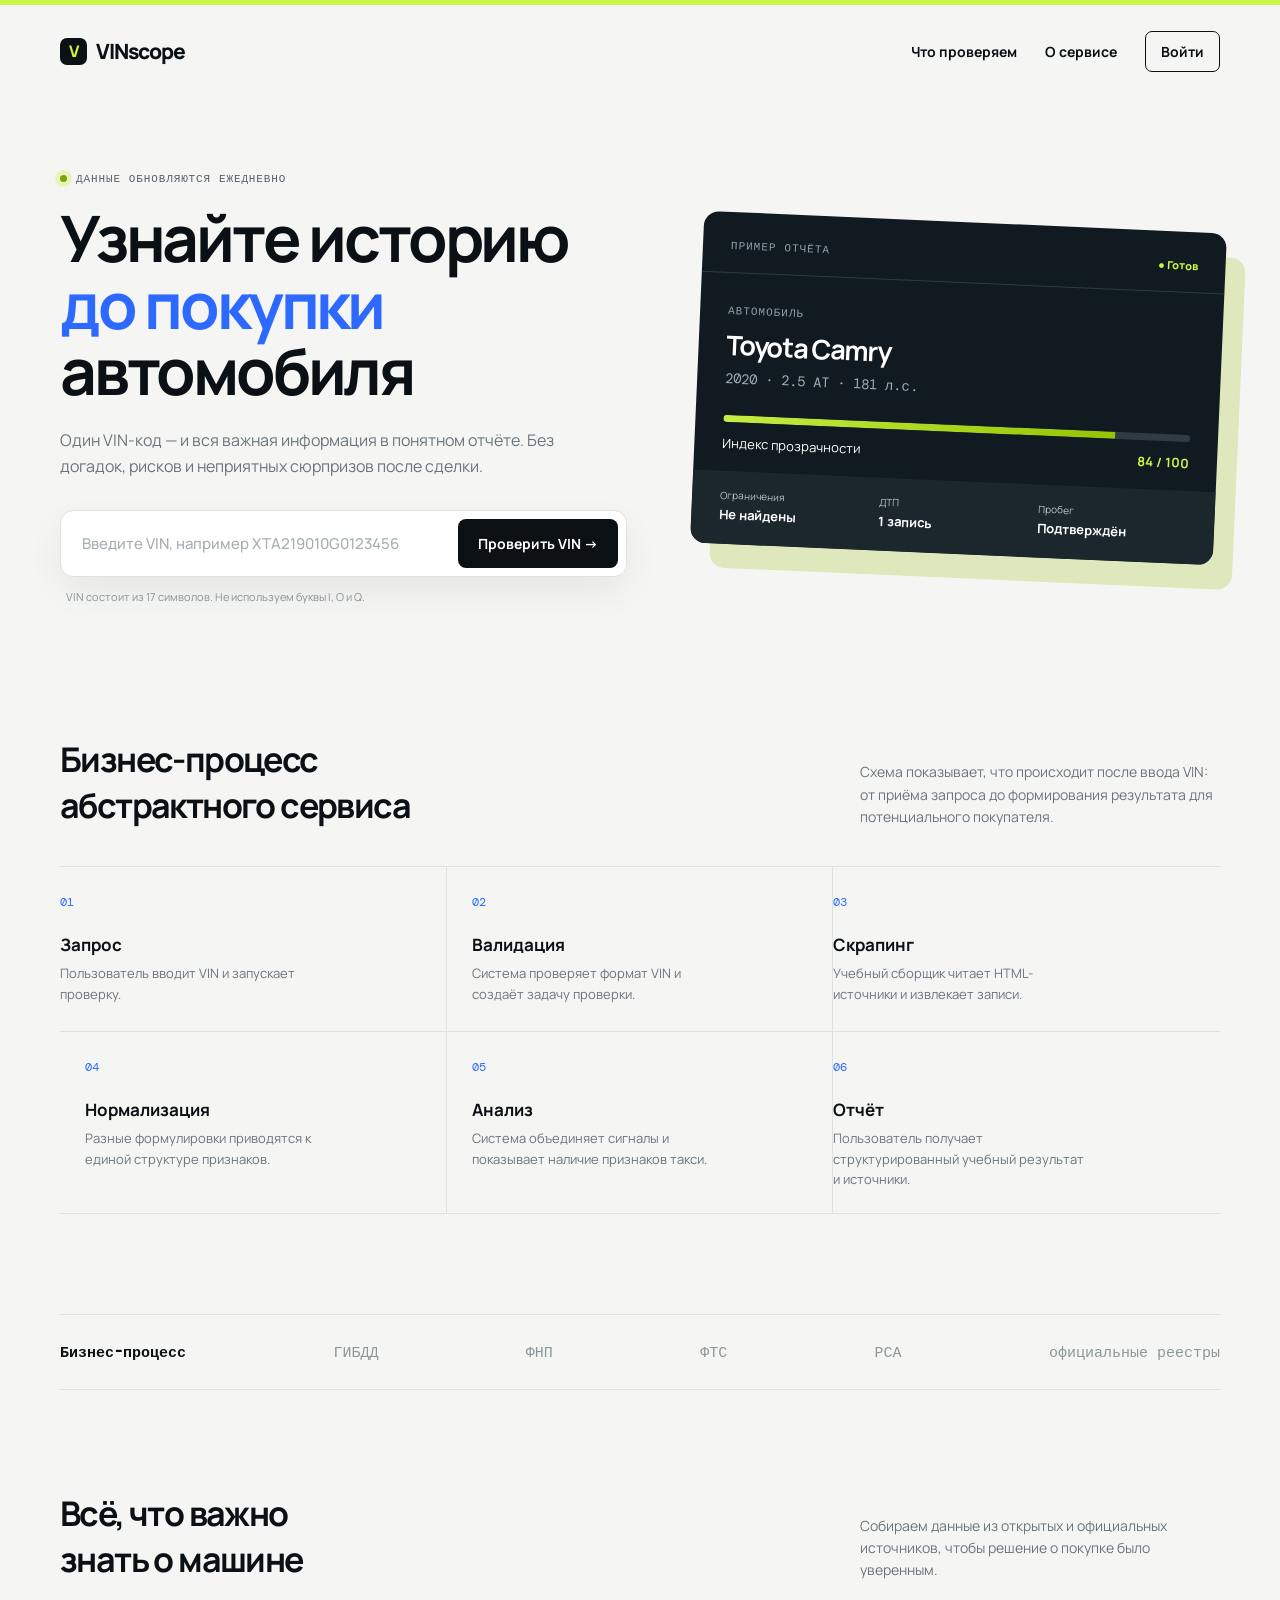
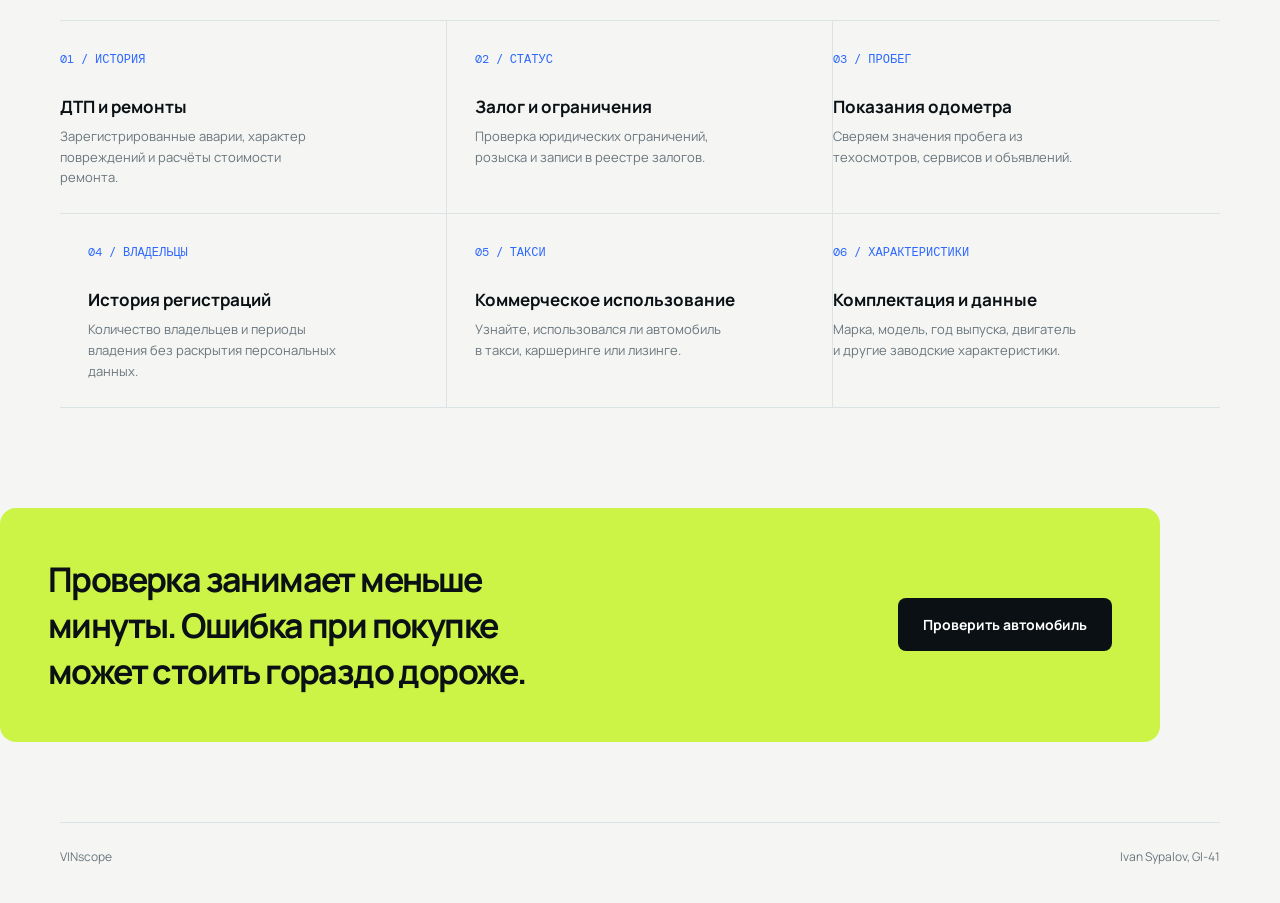
<file: index.html>
<!doctype html>
<html lang="ru">
<head>
  <meta charset="UTF-8" />
  <meta name="viewport" content="width=device-width, initial-scale=1.0" />
  <meta name="description" content="Проверка истории автомобиля по VIN-коду" />
  <title>VINscope - проверка автомобиля</title>
  <link rel="preconnect" href="https://fonts.googleapis.com">
  <link rel="preconnect" href="https://fonts.gstatic.com" crossorigin>
  <link href="https://fonts.googleapis.com/css2?family=DM+Mono:wght@400;500&family=Manrope:wght@400;500;600;700;800&display=swap" rel="stylesheet">
  <link rel="stylesheet" href="style.css" />
</head>
<body>
  <div class="topline"></div>
  <header class="wrap">
    <div class="logo"><span class="logo-mark">V</span>VINscope</div>
    <nav><a href="#what">Что проверяем</a><a href="#about">О сервисе</a><a class="login" href="#check">Войти</a></nav>
  </header>
  <main>
    <section class="wrap hero" id="check">
      <div>
        <div class="eyebrow"><span class="dot"></span>данные обновляются ежедневно</div>
        <h1>Узнайте историю <em>до покупки</em> автомобиля</h1>
        <p class="sub">Один VIN-код — и вся важная информация в понятном отчёте. Без догадок, рисков и неприятных сюрпризов после сделки.</p>
        <div class="search-box">
          <form id="vin-form" novalidate>
            <input id="vin" maxlength="17" autocomplete="off" placeholder="Введите VIN, например XTA219010G0123456" aria-label="VIN-код автомобиля" />
            <button type="submit">Проверить VIN →</button>
          </form>
        </div>
        <p class="hint">VIN состоит из 17 символов. Не используем буквы I, O и Q.</p>
        <div class="result" id="result" role="status"></div>
      </div>
      <aside class="card" aria-label="Пример отчёта">
        <div class="card-top"><span class="tiny">Пример отчёта</span><span class="status">● Готов</span></div>
        <div class="car"><span class="tiny">Автомобиль</span><h3 class="car-name">Toyota Camry</h3><span class="plate">2020 · 2.5 AT · 181 л.с.</span><div class="meter"><span></span></div><div class="risk"><span>Индекс прозрачности</span><b>84 / 100</b></div></div>
        <div class="checks"><span>Ограничения<strong>Не найдены</strong></span><span>ДТП<strong>1 запись</strong></span><span>Пробег<strong>Подтверждён</strong></span></div>
      </aside>
    </section>
    <section class="wrap report" id="report" aria-live="polite" hidden>
      <div class="report-head">
        <div><span class="eyebrow"><span class="dot"></span>отчёт</span><h2 id="report-title"></h2><p id="report-subtitle"></p></div>
        <div class="score"><span>Индекс прозрачности</span><strong id="report-score"></strong><small id="report-risk"></small></div>
      </div>
      <p class="report-meta" id="report-meta"></p>
      <div class="report-groups" id="report-groups"></div>
      <div class="scrape-panel" id="scrape-panel">
        <div>
          <span class="eyebrow"><span class="dot"></span>scraping</span>
          <h3>Проверить локальные источники</h3>
          <p>Скрапер последовательно читает три HTML-страницы, находит строки по VIN, нормализует результаты и выделяет признаки коммерческого использования.</p>
        </div>
        <button id="scrape-button" type="button">Запустить скрапинг →</button>
      </div>
      <div class="scrape-result" id="scrape-result" hidden></div>
    </section>
    <section class="wrap section process" id="process">
      <div class="section-head"><h2>Бизнес-процесс<br>абстрактного сервиса</h2><p>Схема показывает, что происходит после ввода VIN: от приёма запроса до формирования результата для потенциального покупателя.</p></div>
      <div class="process-grid">
        <article><span>01</span><h3>Запрос</h3><p>Пользователь вводит VIN и запускает проверку.</p></article>
        <article><span>02</span><h3>Валидация</h3><p>Система проверяет формат VIN и создаёт задачу проверки.</p></article>
        <article><span>03</span><h3>Скрапинг</h3><p>Учебный сборщик читает HTML-источники и извлекает записи.</p></article>
        <article><span>04</span><h3>Нормализация</h3><p>Разные формулировки приводятся к единой структуре признаков.</p></article>
        <article><span>05</span><h3>Анализ</h3><p>Система объединяет сигналы и показывает наличие признаков такси.</p></article>
        <article><span>06</span><h3>Отчёт</h3><p>Пользователь получает структурированный учебный результат и источники.</p></article>
      </div>
    </section>
    <div class="wrap brands"><a href="#process">Бизнес-процесс</a><span>ГИБДД</span><span>ФНП</span><span>ФТС</span><span>РСА</span><span>официальные реестры</span></div>
    <section class="wrap section" id="what">
      <div class="section-head"><h2>Всё, что важно<br>знать о машине</h2><p>Собираем данные из открытых и официальных источников, чтобы решение о покупке было уверенным.</p></div>
      <div class="features">
        <article class="feature"><span class="num">01 / ИСТОРИЯ</span><h3>ДТП и ремонты</h3><p>Зарегистрированные аварии, характер повреждений и расчёты стоимости ремонта.</p></article>
        <article class="feature"><span class="num">02 / СТАТУС</span><h3>Залог и ограничения</h3><p>Проверка юридических ограничений, розыска и записи в реестре залогов.</p></article>
        <article class="feature"><span class="num">03 / ПРОБЕГ</span><h3>Показания одометра</h3><p>Сверяем значения пробега из техосмотров, сервисов и объявлений.</p></article>
        <article class="feature"><span class="num">04 / ВЛАДЕЛЬЦЫ</span><h3>История регистраций</h3><p>Количество владельцев и периоды владения без раскрытия персональных данных.</p></article>
        <article class="feature"><span class="num">05 / ТАКСИ</span><h3>Коммерческое использование</h3><p>Узнайте, использовался ли автомобиль в такси, каршеринге или лизинге.</p></article>
        <article class="feature"><span class="num">06 / ХАРАКТЕРИСТИКИ</span><h3>Комплектация и данные</h3><p>Марка, модель, год выпуска, двигатель и другие заводские характеристики.</p></article>
      </div>
    </section>
    <section class="wrap cta" id="about"><h2>Проверка занимает меньше минуты. Ошибка при покупке может стоить гораздо дороже.</h2><button onclick="document.getElementById('vin').focus()">Проверить автомобиль</button></section>
  </main>
  <footer class="wrap"><span>VINscope</span><span>Ivan Sypalov, GI-41</span></footer>
  <script>
    const form = document.getElementById('vin-form');
    const vin = document.getElementById('vin');
    const result = document.getElementById('result');
    const report = document.getElementById('report');
    const submit = form.querySelector('button');
    const scrapeButton = document.getElementById('scrape-button');
    const scrapeResult = document.getElementById('scrape-result');
    let currentVin = '';
    vin.addEventListener('input', () => { vin.value = vin.value.toUpperCase().replace(/[^A-Z0-9]/g, ''); result.style.display = 'none'; });
    const safe = text => String(text ?? '').replace(/[&<>'"]/g, char => ({ '&':'&amp;', '<':'&lt;', '>':'&gt;', "'":'&#39;', '"':'&quot;' }[char]));
    function renderReport(data) {
      currentVin = data.vehicle.vin;
      document.getElementById('report-title').textContent = data.vehicle.title;
      document.getElementById('report-subtitle').textContent = `${data.vehicle.subtitle} · ${data.vehicle.color}`;
      document.getElementById('report-score').textContent = `${data.vehicle.riskScore} / 100`;
      document.getElementById('report-risk').textContent = data.vehicle.riskLabel;
      document.getElementById('report-meta').textContent = `VIN: ${data.vehicle.vin} · Дата обновления базы: ${data.vehicle.updatedAt}`;
      document.getElementById('report-groups').innerHTML = data.groups.map(group => `
        <section class="report-group"><h3>${safe(group.title)}</h3><div class="report-items">
          ${group.items.map(item => `<article class="report-item ${safe(item.state)}"><span class="item-state"></span><div><h4>${safe(item.label)}</h4><b>${safe(item.value)}</b>${item.details ? `<p>${safe(item.details)}</p>` : ''}</div></article>`).join('')}
        </div></section>`).join('');
      report.hidden = false;
      report.scrollIntoView({ behavior: 'smooth', block: 'start' });
    }
    scrapeButton.addEventListener('click', async () => {
      if (!currentVin) return;
      scrapeButton.disabled = true;
      scrapeButton.textContent = 'Скрапим источники…';
      scrapeResult.hidden = false;
      scrapeResult.innerHTML = '<div class="scrape-loading">Шаги: получение HTML → поиск VIN → нормализация → выделение сигналов…</div>';
      try {
        const response = await fetch(`scrape-api.php?vin=${encodeURIComponent(currentVin)}`);
        const payload = await response.json();
        if (!response.ok || !payload.ok) throw new Error(payload.message || 'Скрапинг не выполнен.');
        const data = payload.data;
        scrapeResult.innerHTML = `
          <div class="scrape-summary"><div><span>Источников</span><b>${data.sourcesChecked}</b></div><div><span>Найдено записей</span><b>${data.recordsFound}</b></div><div><span>Признак такси</span><b>${safe(data.taxiLabel)}</b></div></div>
          <div class="scrape-sources">${data.sources.map(item => `<article><small>${safe(item.source)}</small><strong>${safe(item.value)}</strong></article>`).join('')}</div>
          <div class="scrape-note"><b>Сигналы:</b> ${data.signals.length ? data.signals.map(safe).join(' · ') : 'явных сигналов коммерческого использования не найдено'}</div>`;
      } catch (error) {
        scrapeResult.innerHTML = `<div class="result error" style="display:block">${safe(error.message)}</div>`;
      } finally {
        scrapeButton.disabled = false;
        scrapeButton.textContent = 'Запустить скрапинг →';
      }
    });

    form.addEventListener('submit', async event => {
      event.preventDefault();
      const value = vin.value.trim();
      const valid = /^[A-HJ-NPR-Z0-9]{17}$/.test(value);
      if (!valid) {
        result.className = 'result error';
        result.textContent = 'Введите корректный VIN: 17 символов, латинские буквы и цифры (I, O и Q не используются).';
        result.style.display = 'block';
        return;
      }
      submit.disabled = true;
      submit.textContent = 'Ищем в базе…';
      result.className = 'result';
      result.textContent = 'Выполняем поиск по базе данных…';
      result.style.display = 'block';
      try {
        const response = await fetch(`api.php?vin=${encodeURIComponent(value)}`);
        const data = await response.json();
        if (!response.ok || !data.ok) throw new Error(data.message || 'Не удалось получить отчёт.');
        result.style.display = 'none';
        renderReport(data);
      } catch (error) {
        result.className = 'result error';
        result.textContent = error.message || 'Ошибка соединения с сервером.';
      } finally {
        submit.disabled = false;
        submit.textContent = 'Проверить VIN →';
      }
    });
  </script>
</body>
</html>
</file>
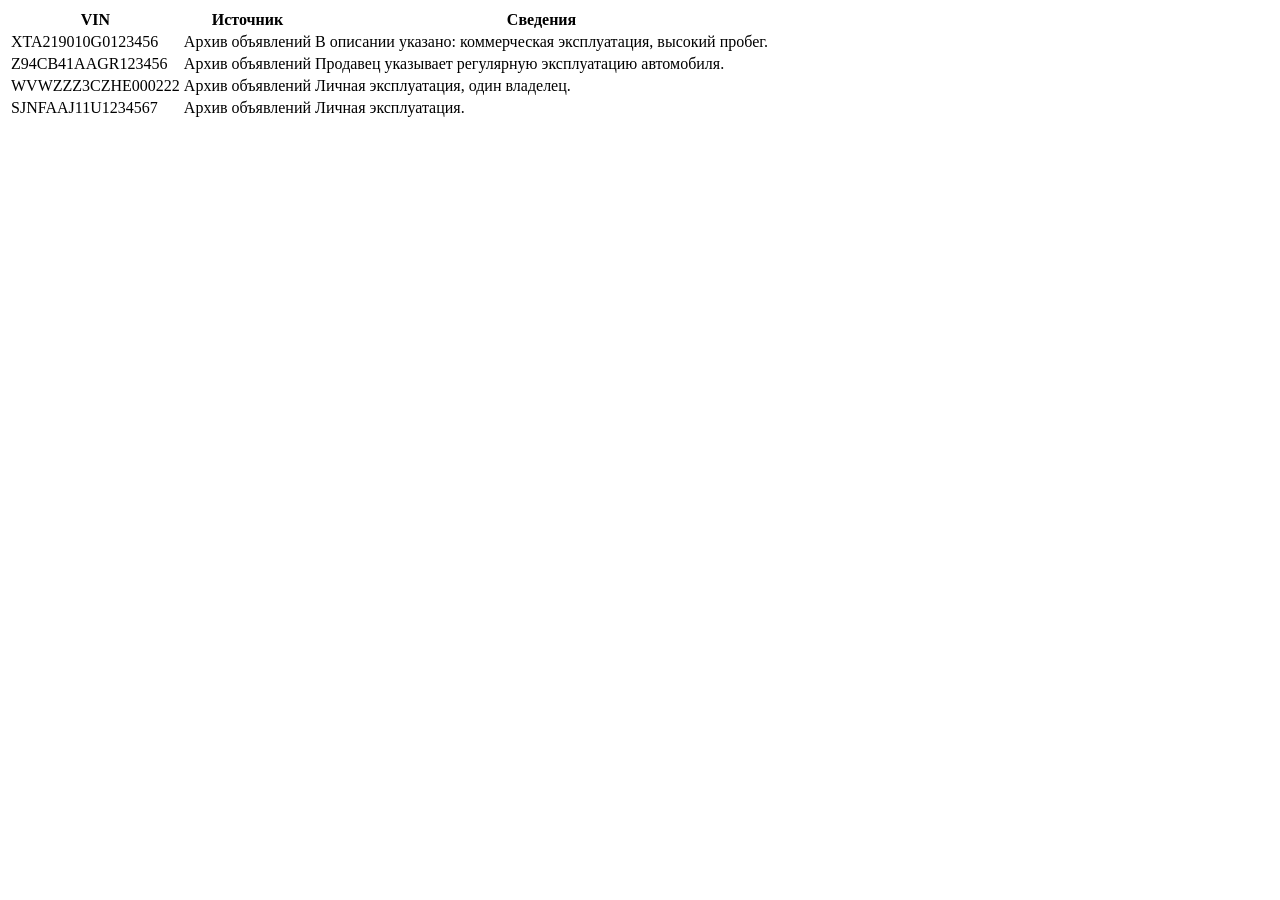
<file: sources/ads_archive.html>
<!doctype html><html lang="ru"><head><meta charset="utf-8"><title>Архив объявлений</title></head><body>
<table data-source="ads"><thead><tr><th>VIN</th><th>Источник</th><th>Сведения</th></tr></thead><tbody>
<tr><td>XTA219010G0123456</td><td>Архив объявлений</td><td>В описании указано: коммерческая эксплуатация, высокий пробег.</td></tr>
<tr><td>Z94CB41AAGR123456</td><td>Архив объявлений</td><td>Продавец указывает регулярную эксплуатацию автомобиля.</td></tr>
<tr><td>WVWZZZ3CZHE000222</td><td>Архив объявлений</td><td>Личная эксплуатация, один владелец.</td></tr>
<tr><td>SJNFAAJ11U1234567</td><td>Архив объявлений</td><td>Личная эксплуатация.</td></tr>
</tbody></table></body></html>
</file>
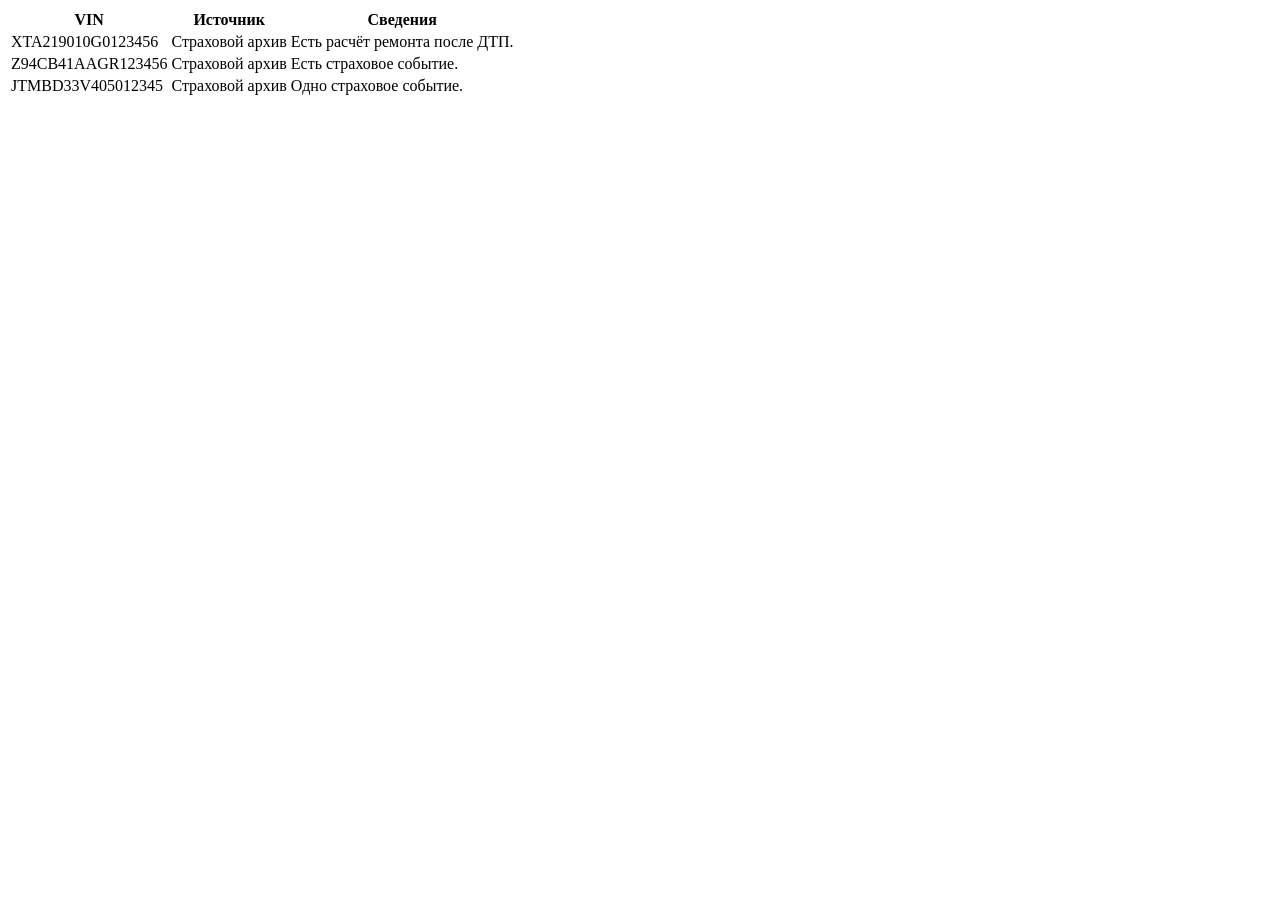
<file: sources/insurance_demo.html>
<!doctype html><html lang="ru"><head><meta charset="utf-8"><title>Источник страховых событий</title></head><body>
<table data-source="insurance"><thead><tr><th>VIN</th><th>Источник</th><th>Сведения</th></tr></thead><tbody>
<tr><td>XTA219010G0123456</td><td>Страховой архив</td><td>Есть расчёт ремонта после ДТП.</td></tr>
<tr><td>Z94CB41AAGR123456</td><td>Страховой архив</td><td>Есть страховое событие.</td></tr>
<tr><td>JTMBD33V405012345</td><td>Страховой архив</td><td>Одно страховое событие.</td></tr>
</tbody></table></body></html>
</file>
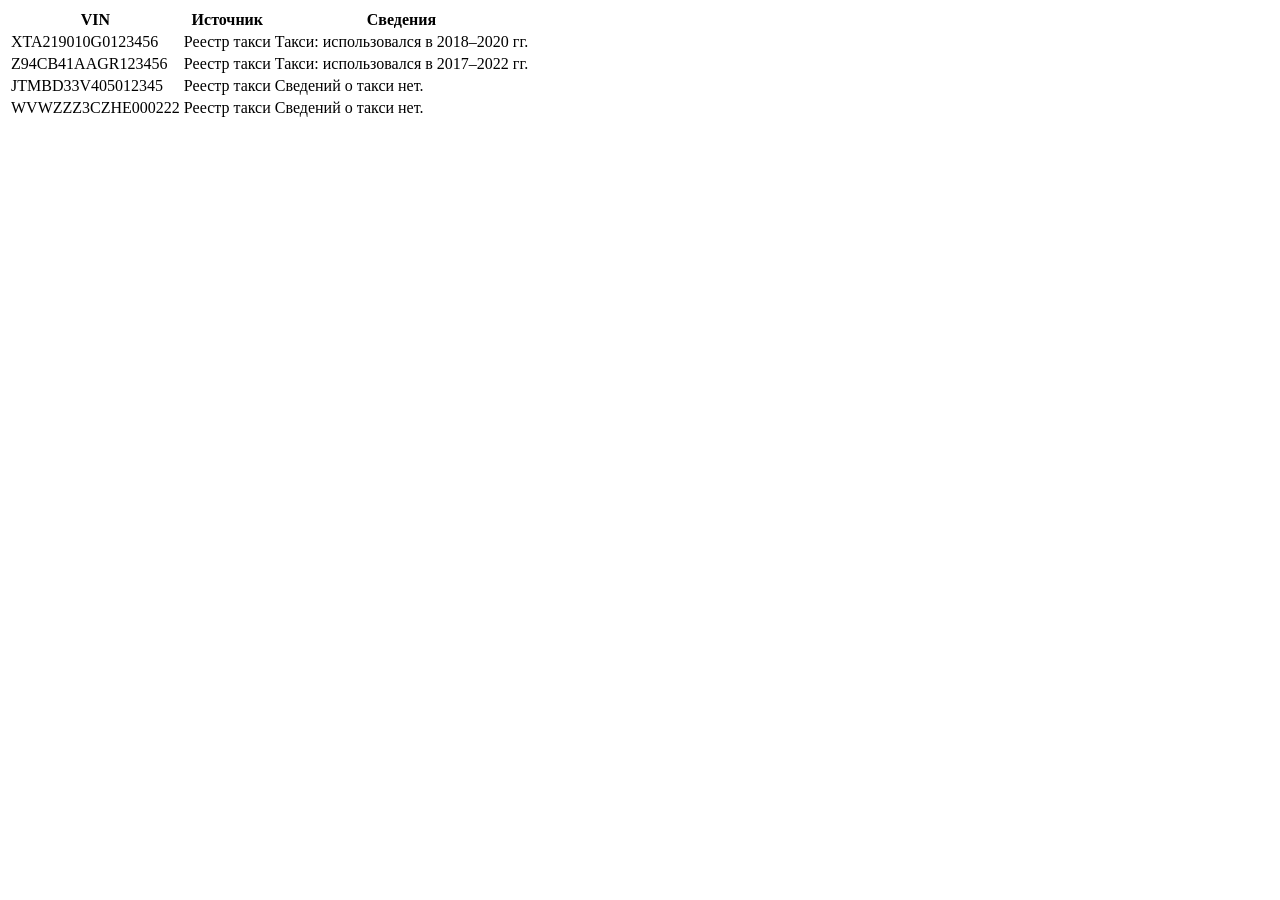
<file: sources/taxi_registry.html>
<!doctype html><html lang="ru"><head><meta charset="utf-8"><title>Реестр коммерческого транспорта</title></head><body>
<table data-source="taxi-registry"><thead><tr><th>VIN</th><th>Источник</th><th>Сведения</th></tr></thead><tbody>
<tr><td>XTA219010G0123456</td><td>Реестр такси</td><td>Такси: использовался в 2018–2020 гг.</td></tr>
<tr><td>Z94CB41AAGR123456</td><td>Реестр такси</td><td>Такси: использовался в 2017–2022 гг.</td></tr>
<tr><td>JTMBD33V405012345</td><td>Реестр такси</td><td>Сведений о такси нет.</td></tr>
<tr><td>WVWZZZ3CZHE000222</td><td>Реестр такси</td><td>Сведений о такси нет.</td></tr>
</tbody></table></body></html>
</file>
<file: style.css>
:root { --ink:#0a1014; --muted:#69757d; --line:#dce3e5; --paper:#f5f6f3; --lime:#cbf447; --blue:#2d68ff; --danger:#dc5a46; }
* { box-sizing:border-box; }
body { margin:0; background:var(--paper); color:var(--ink); font-family:Manrope,Arial,sans-serif; }
.topline { height:5px; background:var(--lime); }
.wrap { width:min(1160px,calc(100% - 40px)); margin:auto; }
header { height:92px; display:flex; align-items:center; justify-content:space-between; }
.logo { font-size:21px; font-weight:800; letter-spacing:-1px; display:flex; align-items:center; gap:9px; }
.logo-mark { width:27px; height:27px; background:var(--ink); color:var(--lime); border-radius:7px; display:grid; place-items:center; font-size:16px; }
nav { display:flex; gap:28px; align-items:center; font-size:14px; font-weight:700; }
nav a { color:var(--ink); text-decoration:none; }
.login { border:1px solid var(--ink); padding:10px 15px; border-radius:7px; }
.hero { display:grid; grid-template-columns:1.04fr .96fr; gap:70px; align-items:center; padding:74px 0 92px; }
.eyebrow { display:flex; align-items:center; gap:9px; font:500 11px "DM Mono",monospace; letter-spacing:.08em; text-transform:uppercase; color:#526067; }
.dot { width:7px; height:7px; border-radius:50%; background:#75a700; box-shadow:0 0 0 5px #e7f5bd; }
h1 { max-width:620px; font-size:clamp(42px,5vw,66px); line-height:1.04; letter-spacing:-3.2px; margin:20px 0 22px; }
h1 em { font-style:normal; color:var(--blue); }
.sub { max-width:520px; color:var(--muted); line-height:1.65; font-size:16px; margin:0 0 31px; }
.search-box { background:white; border:1px solid var(--line); border-radius:13px; padding:8px; max-width:570px; box-shadow:0 15px 35px rgba(11,20,25,.06); }
form { display:flex; gap:8px; }
input { min-width:0; flex:1; border:0; outline:0; font:500 15px "DM Mono",monospace; padding:0 13px; text-transform:uppercase; color:var(--ink); }
input::placeholder { color:#a6afb3; text-transform:none; font-family:Manrope,sans-serif; }
button { cursor:pointer; border:0; border-radius:8px; padding:15px 20px; background:var(--ink); color:white; font:700 14px Manrope,sans-serif; white-space:nowrap; transition:.2s transform,.2s background; }
button:hover { background:#26343b; transform:translateY(-1px); }
.hint { font-size:11px; margin:12px 6px 0; color:#889399; }
.card { background:#111a20; color:white; border-radius:15px; overflow:hidden; transform:rotate(2.5deg); box-shadow:20px 24px 0 #dfe8bd; }
.card-top { padding:26px 28px 19px; display:flex; justify-content:space-between; border-bottom:1px solid #2f3c43; }
.tiny { color:#91a0a7; font:11px "DM Mono",monospace; text-transform:uppercase; letter-spacing:.09em; }
.status { color:var(--lime); font-size:11px; font-weight:800; }
.car { padding:24px 28px 19px; }
.car-name { margin:7px 0 3px; font-size:27px; letter-spacing:-1.3px; }
.plate { color:#9daeb5; font:14px "DM Mono",monospace; }
.meter { height:7px; border-radius:20px; background:#2f3c43; margin:27px 0 12px; overflow:hidden; }
.meter span { display:block; width:84%; height:100%; background:linear-gradient(90deg,#c5ed43,#93c500); }
.risk { display:flex; justify-content:space-between; font-size:13px; }
.risk b { color:var(--lime); }
.checks { background:#1b262d; padding:17px 28px 21px; display:grid; grid-template-columns:repeat(3,1fr); gap:10px; }
.checks span { color:#b9c5c9; font-size:10px; line-height:1.4; }
.checks strong { display:block; color:white; margin-top:3px; font-size:13px; }
.brands { border-top:1px solid var(--line); border-bottom:1px solid var(--line); padding:27px 0; display:flex; justify-content:space-between; gap:20px; color:#8c979b; font:500 15px "DM Mono",monospace; }
.section { padding:100px 0; }
.section-head { display:flex; justify-content:space-between; gap:30px; align-items:end; margin-bottom:38px; }
h2 { margin:0; font-size:34px; letter-spacing:-1.6px; }
.section-head p { max-width:360px; color:var(--muted); font-size:14px; line-height:1.6; margin:0; }
.features { display:grid; grid-template-columns:repeat(3,1fr); border-top:1px solid var(--line); }
.feature { padding:25px 28px 25px 0; min-height:190px; border-bottom:1px solid var(--line); }
.feature:not(:nth-child(3n)) { border-right:1px solid var(--line); padding-left:28px; }
.feature:first-child { padding-left:0; }
.num { font:12px "DM Mono",monospace; color:var(--blue); }
.feature h3 { margin:27px 0 8px; font-size:17px; }
.feature p { color:var(--muted); font-size:13px; line-height:1.6; margin:0; max-width:250px; }
.cta { margin:0 0 80px; padding:48px; border-radius:16px; background:var(--lime); display:flex; justify-content:space-between; gap:35px; align-items:center; }
.cta h2 { max-width:510px; }
.cta button { background:var(--ink); padding:17px 25px; }
.result { display:none; margin-top:18px; background:#f0f7da; border:1px solid #d8e7a3; color:#253100; padding:14px 16px; border-radius:9px; font-size:13px; line-height:1.45; }
.result.error { background:#fff0ed; border-color:#ffd4cb; color:#8b2d1f; }
.report { padding:0 0 90px; }
.report[hidden] { display:none; }
.report-head { border-top:2px solid var(--ink); padding:34px 0 25px; display:flex; align-items:flex-end; justify-content:space-between; gap:28px; }
.report-head h2 { margin:14px 0 7px; font-size:38px; }
.report-head p,.report-meta { margin:0; color:var(--muted); font-size:14px; }
.score { min-width:180px; padding:15px 18px; border-radius:10px; color:white; background:var(--ink); }
.score span,.score small { display:block; font-size:11px; color:#b4c2c6; }
.score strong { display:block; color:var(--lime); font:500 24px "DM Mono",monospace; margin:5px 0; }
.score small { color:white; }
.report-meta { padding-bottom:22px; border-bottom:1px solid var(--line); font:12px "DM Mono",monospace; }
.report-groups { display:grid; grid-template-columns:repeat(3,1fr); gap:18px; padding-top:24px; }
.report-group { background:white; border:1px solid var(--line); border-radius:12px; overflow:hidden; }
.report-group h3 { margin:0; padding:17px 18px; font-size:15px; border-bottom:1px solid var(--line); }
.report-item { padding:14px 14px 14px 17px; display:flex; gap:10px; border-bottom:1px solid #edf0f1; }
.report-item:last-child { border-bottom:0; }
.item-state { width:8px; height:8px; flex:0 0 8px; border-radius:50%; background:#aeb9bd; margin-top:5px; }
.report-item.good .item-state { background:#79a500; box-shadow:0 0 0 4px #edf6ce; }
.report-item.danger .item-state { background:var(--danger); box-shadow:0 0 0 4px #ffe6e0; }
.report-item.unknown .item-state { background:#aeb9bd; }
.report-item h4 { font-size:11px; color:var(--muted); font-weight:600; margin:0 0 3px; }
.report-item b { font-size:13px; }
.report-item p { font-size:11px; color:var(--muted); line-height:1.45; margin:5px 0 0; }
button:disabled { opacity:.7; cursor:wait; transform:none; }
footer { border-top:1px solid var(--line); padding:25px 0 38px; display:flex; justify-content:space-between; font-size:12px; color:var(--muted); }
@media (max-width:760px) { nav a:not(.login) { display:none; } .hero { grid-template-columns:1fr; gap:55px; padding:40px 0 65px; } .card { transform:none; } .brands { flex-wrap:wrap; justify-content:center; } .section { padding:65px 0; } .section-head,.cta { display:block; } .section-head p { margin-top:15px; } .features,.report-groups { grid-template-columns:1fr; } .feature,.feature:not(:nth-child(3n)),.feature:first-child { padding:22px 0; border-right:0; } .cta { padding:32px 26px; } .cta button { margin-top:24px; width:100%; } .report-head { display:block; } .score { margin-top:20px; width:max-content; } footer { gap:12px; flex-direction:column; } }
@media (max-width:430px) { .wrap { width:min(100% - 28px,1160px); } header { height:75px; } h1 { letter-spacing:-2.5px; } form { display:block; } input { height:48px; width:100%; } button { width:100%; } .checks { grid-template-columns:1fr; } }
.scrape-panel { margin-top:24px; padding:25px; border:1px solid var(--line); border-radius:12px; background:#111a20; color:white; display:flex; justify-content:space-between; align-items:center; gap:25px; }
.scrape-panel .eyebrow { color:#9daeb5; }
.scrape-panel h3 { margin:10px 0 6px; font-size:20px; }
.scrape-panel p { margin:0; max-width:700px; color:#aebbc0; font-size:13px; line-height:1.55; }
.scrape-panel button { background:var(--lime); color:var(--ink); }
.scrape-result { margin-top:12px; border:1px solid var(--line); border-radius:12px; background:white; overflow:hidden; }
.scrape-summary { display:grid; grid-template-columns:repeat(3,1fr); border-bottom:1px solid var(--line); }
.scrape-summary div { padding:18px; border-right:1px solid var(--line); }
.scrape-summary div:last-child { border-right:0; }
.scrape-summary span { display:block; color:var(--muted); font-size:11px; margin-bottom:6px; }
.scrape-summary b { font-size:14px; }
.scrape-sources { display:grid; grid-template-columns:repeat(3,1fr); gap:0; }
.scrape-sources article { padding:16px; border-right:1px solid var(--line); border-bottom:1px solid var(--line); }
.scrape-sources article:nth-child(3n) { border-right:0; }
.scrape-sources small { display:block; color:var(--blue); font:11px "DM Mono",monospace; margin-bottom:6px; }
.scrape-sources strong { font-size:12px; line-height:1.45; }
.scrape-note,.scrape-loading { padding:16px 18px; color:var(--muted); font-size:12px; line-height:1.5; }
.process { padding-top:40px; }
.process-grid { display:grid; grid-template-columns:repeat(3,1fr); border-top:1px solid var(--line); }
.process-grid article { min-height:165px; padding:22px 25px 24px 0; border-bottom:1px solid var(--line); }
.process-grid article:not(:nth-child(3n)) { border-right:1px solid var(--line); padding-left:25px; }
.process-grid article:first-child { padding-left:0; }
.process-grid span { color:var(--blue); font:12px "DM Mono",monospace; }
.process-grid h3 { margin:22px 0 7px; font-size:17px; }
.process-grid p { margin:0; max-width:260px; color:var(--muted); font-size:13px; line-height:1.55; }
.brands a { color:var(--ink); text-decoration:none; font-weight:700; }
@media (max-width:760px) { .scrape-panel { display:block; } .scrape-panel button { margin-top:18px; width:100%; } .scrape-summary,.scrape-sources,.process-grid { grid-template-columns:1fr; } .scrape-summary div,.scrape-sources article { border-right:0; } .process-grid article,.process-grid article:not(:nth-child(3n)),.process-grid article:first-child { padding:22px 0; border-right:0; } }
</file>
